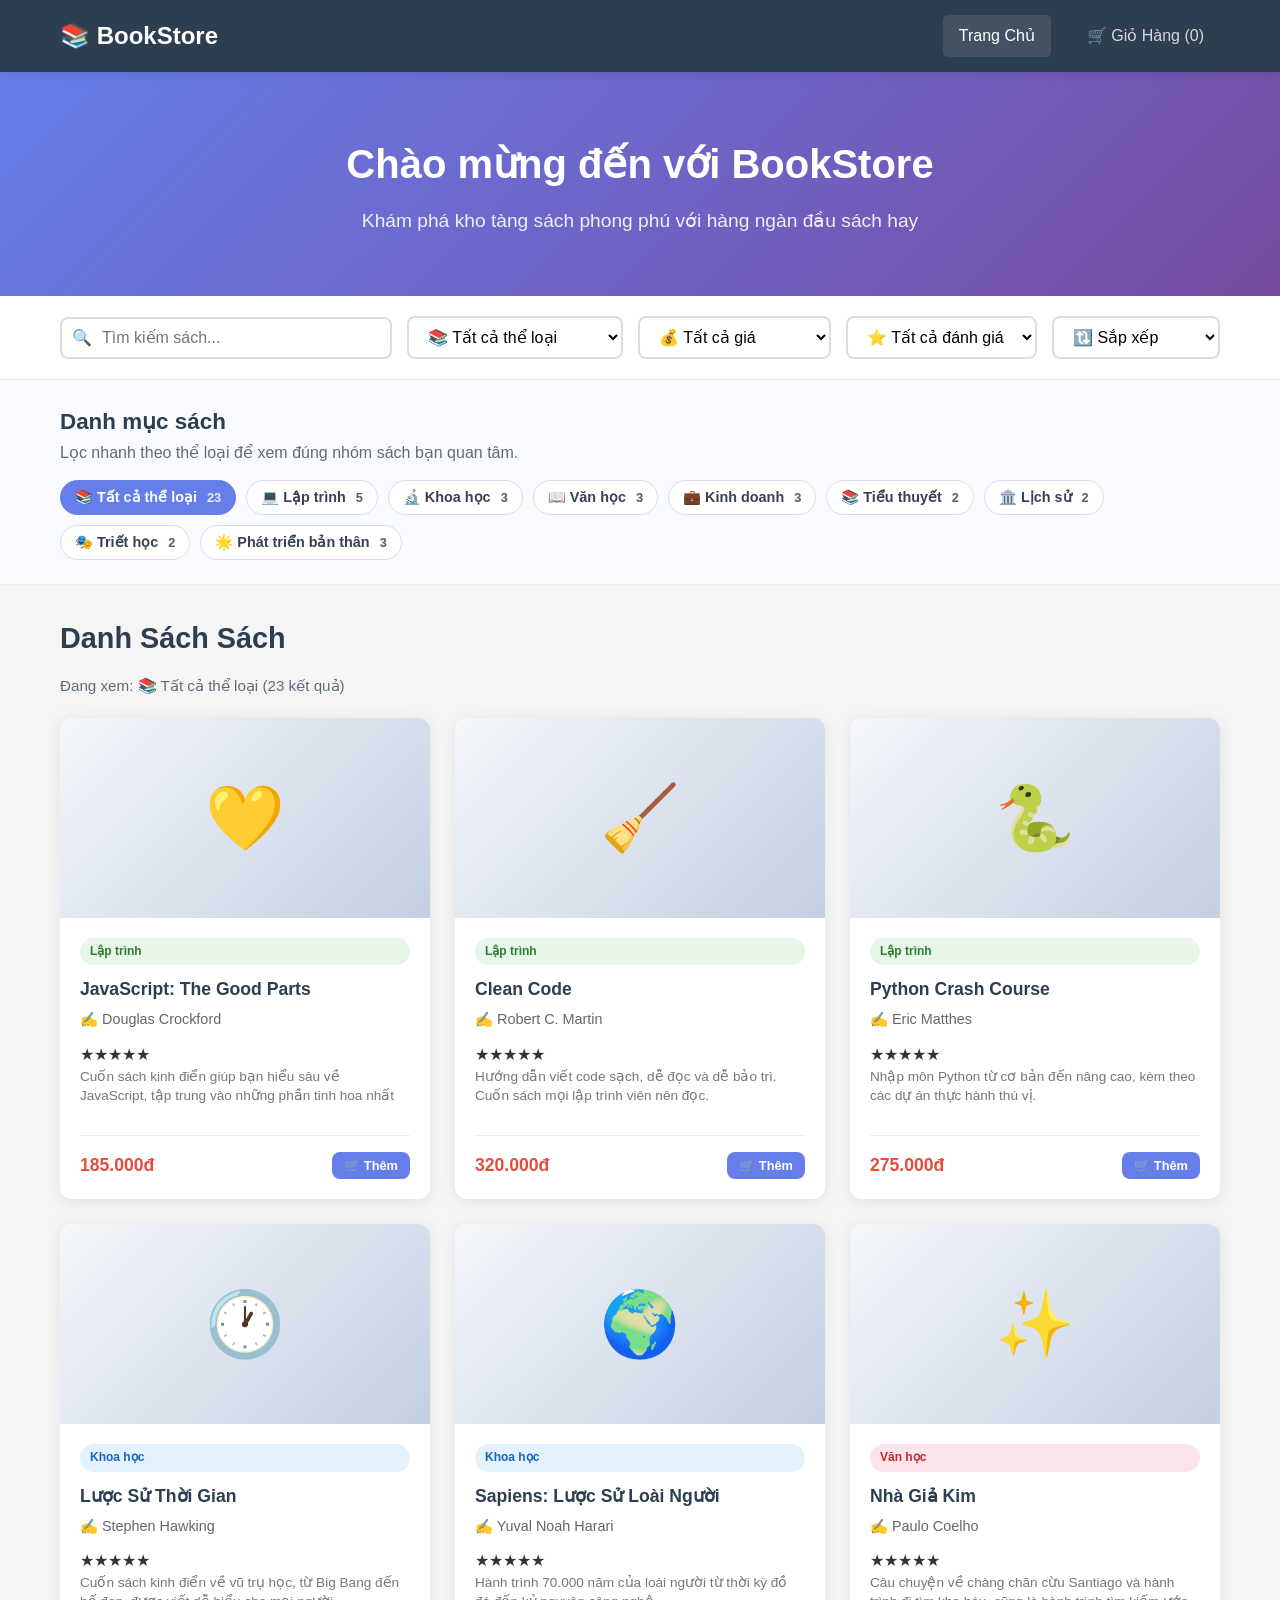
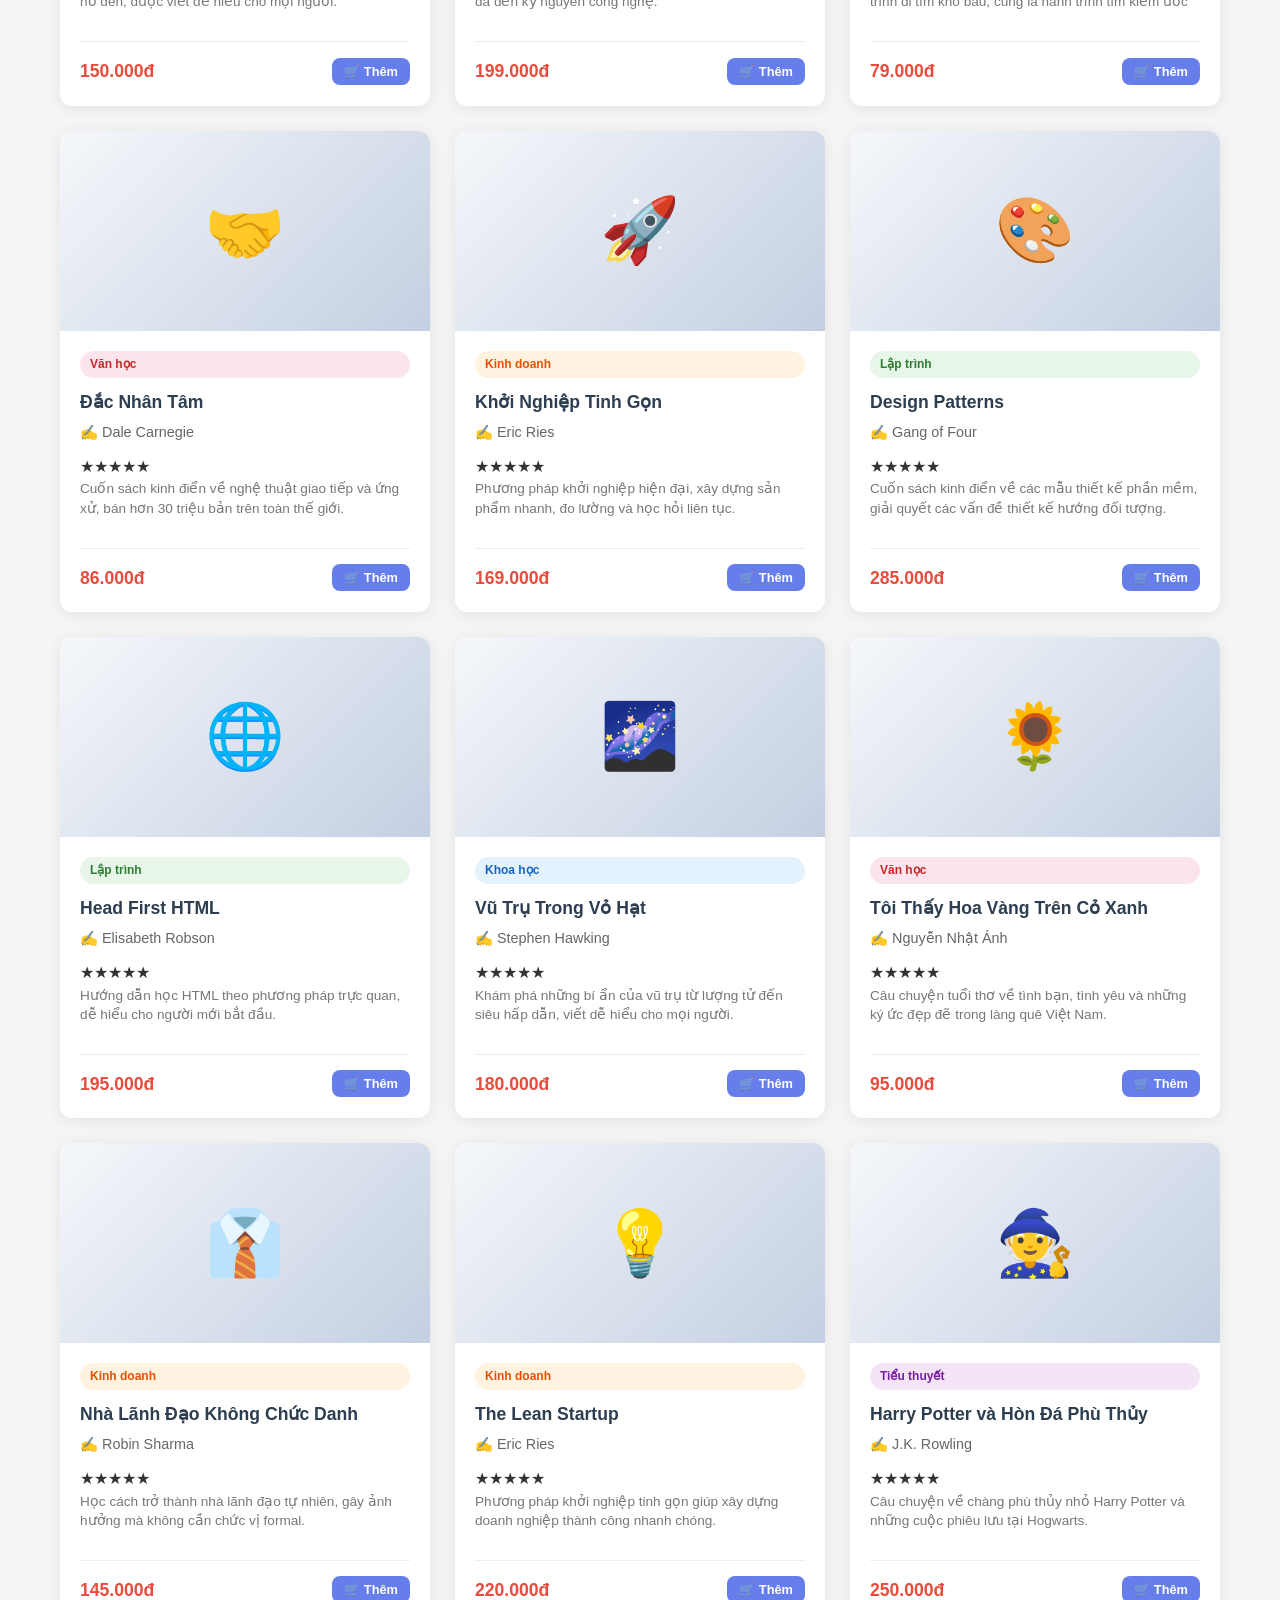
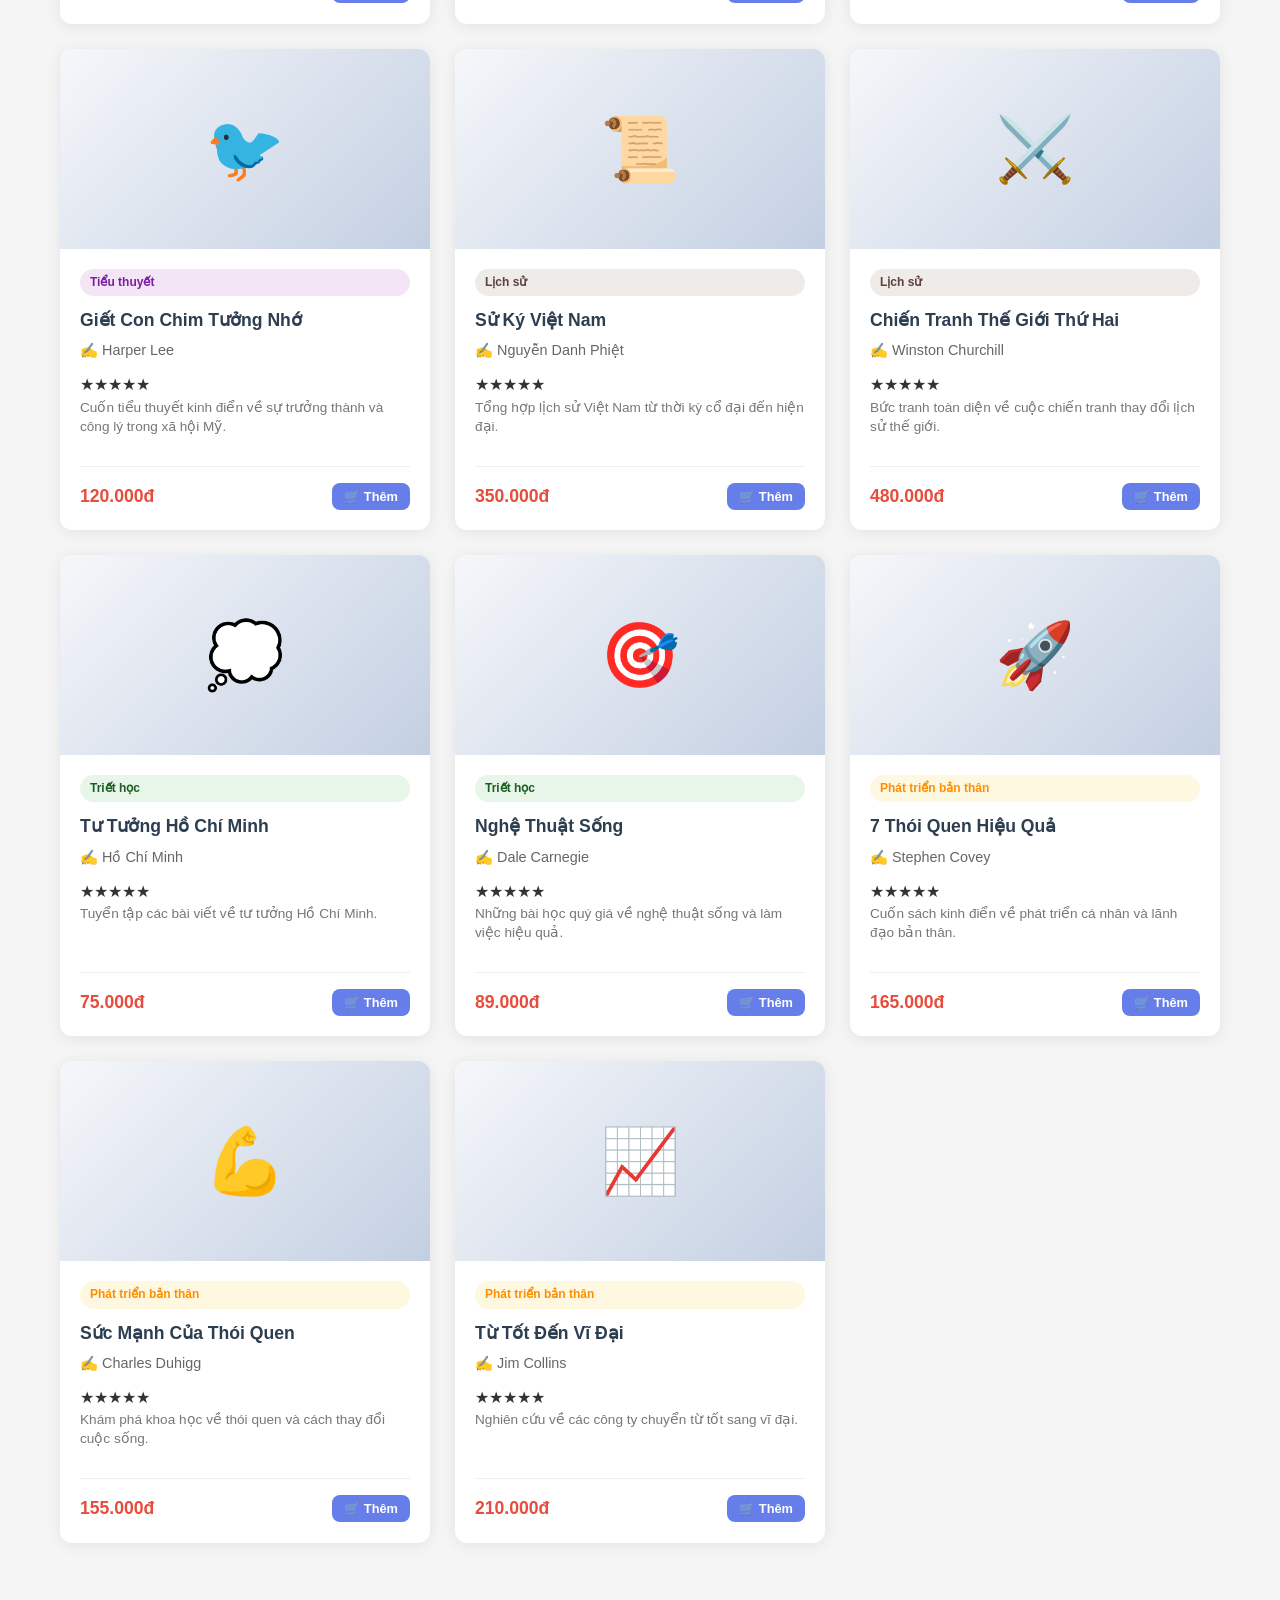
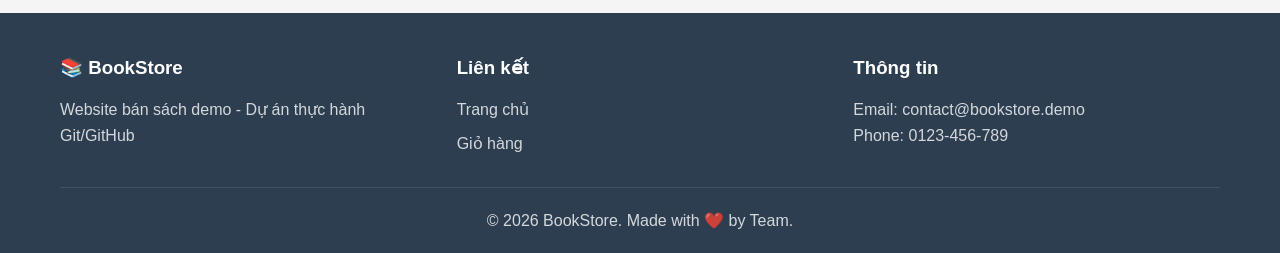
<file: index.html>
<!DOCTYPE html>
<html lang="vi">

<head>
    <meta charset="UTF-8">
    <meta name="viewport" content="width=device-width, initial-scale=1.0">
    <title>BookStore - Nhà Sách Online</title>
    <link rel="stylesheet" href="css/style.css">
</head>

<body>
    <!-- ============================================
         HEADER - Khu vực dễ CONFLICT
         Mỗi thành viên có thể sửa nav, logo, search
         ============================================ -->
    <header class="header">
        <div class="container">
            <div class="header-content">
                <a href="index.html" class="logo">
                    📚 BookStore
                </a>
                <nav class="nav">
                    <a href="index.html" class="nav-link active">Trang Chủ</a>
                    <a href="cart.html" class="nav-link">
                        🛒 Giỏ Hàng (<span id="cart-count">0</span>)
                    </a>
                </nav>
            </div>
        </div>
    </header>

    <!-- HERO SECTION -->
    <section class="hero">
        <div class="container">
            <h1>Chào mừng đến với BookStore</h1>
            <p>Khám phá kho tàng sách phong phú với hàng ngàn đầu sách hay</p>
        </div>
    </section>

    <!-- ============================================
         FILTER / SEARCH - Khu vực dễ CONFLICT
         Nhiều người cùng thêm filter, search, sort
         ============================================ -->
    <section class="filters">
        <div class="container">
            <div class="filter-bar">
                <!-- Search với icon và autocomplete -->
                <div class="search-wrapper">
                    <span class="search-icon">🔍</span>
                    <input type="text" id="search-input" class="search-input" placeholder="Tìm kiếm sách..." autocomplete="off">
                    <button type="button" id="search-clear" class="search-clear" style="display: none;">✕</button>
                    <ul id="search-suggestions" class="search-suggestions"></ul>
                </div>

                <!-- Filter theo thể loại -->
                <select id="category-filter" class="filter-select">
                    <option value="all">📚 Tất cả thể loại</option>
                    <option value="programming">💻 Lập trình</option>
                    <option value="science">🔬 Khoa học</option>
                    <option value="literature">📖 Văn học</option>
                    <option value="business">💼 Kinh doanh</option>
                    <option value="novel">📚 Tiểu thuyết</option>
                    <option value="history">🏛️ Lịch sử</option>
                    <option value="philosophy">🎭 Triết học</option>
                    <option value="selfhelp">🌟 Phát triển bản thân</option>
                </select>

                <!-- Filter theo giá -->
                <select id="price-filter" class="filter-select">
                    <option value="all">💰 Tất cả giá</option>
                    <option value="under-100">Dưới 100.000đ</option>
                    <option value="100-200">100.000 - 200.000đ</option>
                    <option value="over-200">Trên 200.000đ</option>
                </select>

                <!-- Filter theo rating -->
                <select id="rating-filter" class="filter-select">
                    <option value="all">⭐ Tất cả đánh giá</option>
                    <option value="4">⭐ 4+ sao</option>
                    <option value="3">⭐ 3+ sao</option>
                </select>

                <!-- Sắp xếp -->
                <select id="sort-select" class="filter-select">
                    <option value="default">🔃 Sắp xếp</option>
                    <option value="price-asc">Giá tăng dần</option>
                    <option value="price-desc">Giá giảm dần</option>
                    <option value="name-asc">Tên A-Z</option>
                    <option value="rating-desc">Rating cao nhất</option>
                </select>
            </div>
        </div>
    </section>

    <section class="catalog-categories">
        <div class="container">
            <div class="catalog-panel">
                <div>
                    <h2 class="catalog-title">Danh mục sách</h2>
                    <p class="catalog-description">Lọc nhanh theo thể loại để xem đúng nhóm sách bạn quan tâm.</p>
                </div>
                <div id="category-list" class="category-list">
                    <span class="category-placeholder">Danh mục đang được tải...</span>
                </div>
            </div>
        </div>
    </section>

    <!-- BOOK LIST -->
    <main class="main">
        <div class="container">
            <h2 class="section-title">Danh Sách Sách</h2>
            <p id="catalog-selection" class="catalog-selection">Đang xem: Tất cả thể loại</p>
            <div id="book-list" class="book-grid">
                <!-- Books sẽ được render bởi JavaScript -->
            </div>
            <div id="no-results" class="no-results" style="display: none;">
                <p>😕 Không tìm thấy sách phù hợp.</p>
            </div>
        </div>
    </main>

    <!-- ============================================
         FOOTER - Khu vực dễ CONFLICT
         Mỗi người có thể thêm link, info, social
         ============================================ -->
    <footer class="footer">
        <div class="container">
            <div class="footer-content">
                <div class="footer-section">
                    <h3>📚 BookStore</h3>
                    <p>Website bán sách demo - Dự án thực hành Git/GitHub</p>
                </div>
                <div class="footer-section">
                    <h3>Liên kết</h3>
                    <ul>
                        <li><a href="index.html">Trang chủ</a></li>
                        <li><a href="cart.html">Giỏ hàng</a></li>
                    </ul>
                </div>
                <div class="footer-section">
                    <h3>Thông tin</h3>
                    <p>Email: contact@bookstore.demo</p>
                    <p>Phone: 0123-456-789</p>
                </div>
            </div>
            <div class="footer-bottom">
                <p>&copy; 2026 BookStore. Made with ❤️ by Team.</p>
            </div>
        </div>
    </footer>

    <script src="js/data.js"></script>
    <script src="js/cart.js"></script>
    <script src="js/app.js"></script>
</body>

</html>
</file>
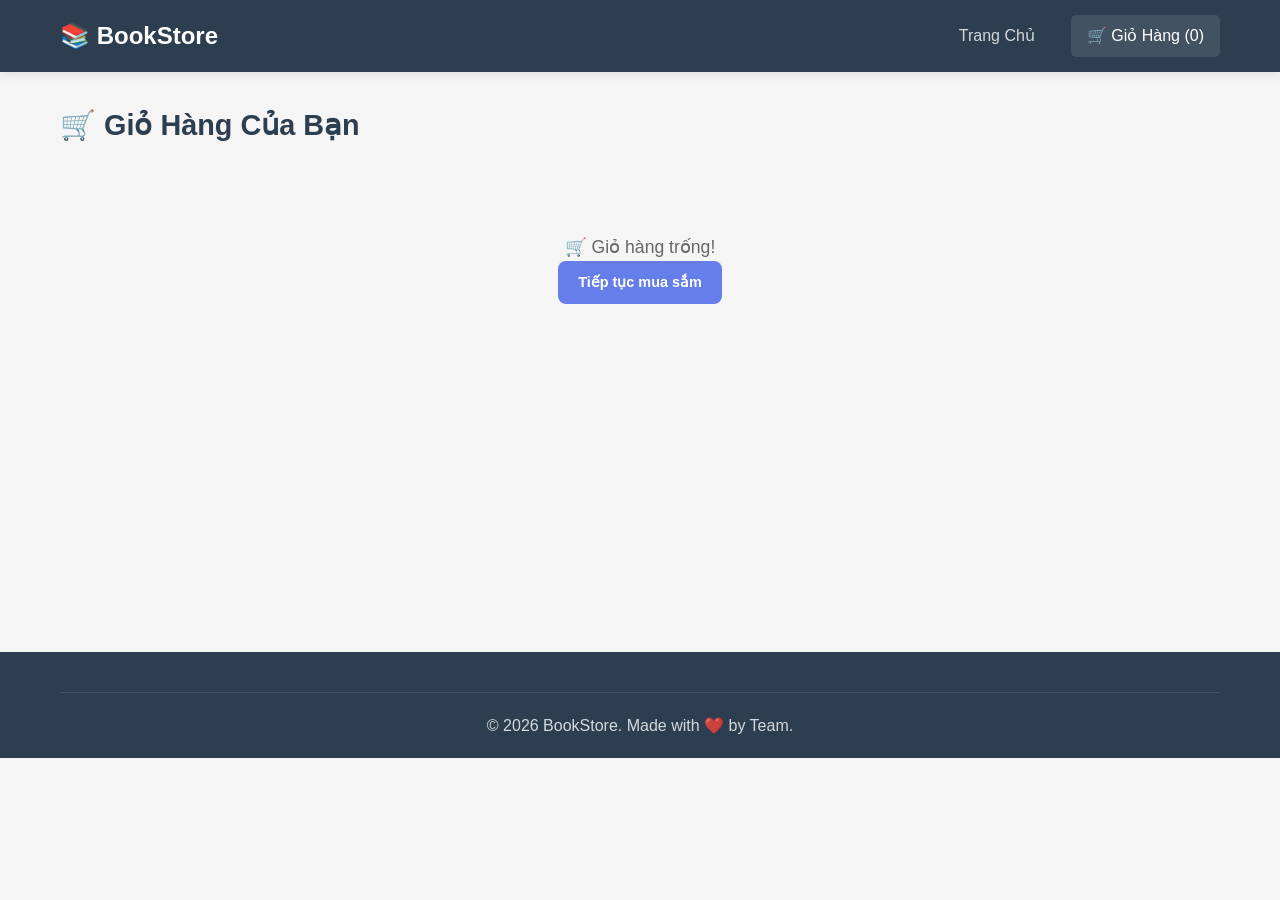
<file: cart.html>
<!DOCTYPE html>
<html lang="vi">

<head>
    <meta charset="UTF-8">
    <meta name="viewport" content="width=device-width, initial-scale=1.0">
    <title>Giỏ Hàng - BookStore</title>
    <link rel="stylesheet" href="css/style.css">
</head>

<body>
    <header class="header">
        <div class="container">
            <div class="header-content">
                <a href="index.html" class="logo">
                    📚 BookStore
                </a>
                <nav class="nav">
                    <a href="index.html" class="nav-link">Trang Chủ</a>
                    <a href="cart.html" class="nav-link active">
                        🛒 Giỏ Hàng (<span id="cart-count">0</span>)
                    </a>
                </nav>
            </div>
        </div>
    </header>

    <main class="main">
        <div class="container">
            <h2 class="section-title">🛒 Giỏ Hàng Của Bạn</h2>

            <div id="cart-empty" class="no-results" style="display: none;">
                <p>🛒 Giỏ hàng trống!</p>
                <a href="index.html" class="btn btn-primary">Tiếp tục mua sắm</a>
            </div>

            <div id="cart-content" style="display: none;">
                <table class="cart-table">
                    <thead>
                        <tr>
                            <th>Sách</th>
                            <th>Giá</th>
                            <th>Số lượng</th>
                            <th>Thành tiền</th>
                            <th>Xóa</th>
                        </tr>
                    </thead>
                    <tbody id="cart-items">
                        <!-- Cart items sẽ được render bởi JavaScript -->
                    </tbody>
                </table>

                <!-- ============================================
                     CART SUMMARY - Khu vực dễ CONFLICT
                     Discount, shipping, total format
                     ============================================ -->
                <div class="cart-summary">
                    <div class="summary-row">
                        <span>Tạm tính:</span>
                        <span id="subtotal">0đ</span>
                    </div>
                    <div class="summary-row">
                        <span>Phí vận chuyển:</span>
                        <span id="shipping">0đ</span>
                    </div>
                    <div class="summary-row summary-total">
                        <span>Tổng cộng:</span>
                        <span id="total">0đ</span>
                    </div>
                    <div class="cart-actions">
                        <a href="index.html" class="btn btn-secondary">Tiếp tục mua sắm</a>
                        <button class="btn btn-primary" onclick="checkout()">Thanh Toán</button>
                    </div>
                </div>
            </div>
        </div>
    </main>

    <footer class="footer">
        <div class="container">
            <div class="footer-bottom">
                <p>&copy; 2026 BookStore. Made with ❤️ by Team.</p>
            </div>
        </div>
    </footer>

    <script src="js/data.js"></script>
    <script src="js/cart.js"></script>
    <script>
        // ============================================
        // CART PAGE RENDER
        // ============================================

        document.addEventListener('DOMContentLoaded', function () {
            renderCart();
        });

        function renderCart() {
            const cart = getCart();
            const cartEmpty = document.getElementById('cart-empty');
            const cartContent = document.getElementById('cart-content');

            if (cart.length === 0) {
                cartEmpty.style.display = 'block';
                cartContent.style.display = 'none';
                updateCartCount();
                return;
            }

            cartEmpty.style.display = 'none';
            cartContent.style.display = 'block';

            const tbody = document.getElementById('cart-items');
            let subtotal = 0;

            tbody.innerHTML = cart.map(item => {
                const book = books.find(b => b.id === item.id);
                if (!book) return '';
                const itemTotal = book.price * item.quantity;
                subtotal += itemTotal;

                return `
                    <tr>
                        <td>
                            <div class="cart-item-info">
                                <span class="cart-item-emoji">${book.emoji || '📖'}</span>
                                <div>
                                    <strong>${book.title}</strong>
                                    <br><small>${book.author}</small>
                                </div>
                            </div>
                        </td>
                        <td>${book.price.toLocaleString('vi-VN')}đ</td>
                        <td>
                            <div class="quantity-control">
                                <button class="btn-qty" onclick="changeQty(${book.id}, -1)">-</button>
                                <span class="qty-display">${item.quantity}</span>
                                <button class="btn-qty" onclick="changeQty(${book.id}, 1)">+</button>
                            </div>
                        </td>
                        <td><strong>${itemTotal.toLocaleString('vi-VN')}đ</strong></td>
                        <td>
                            <button class="btn btn-danger btn-small" onclick="removeAndRender(${book.id})">🗑️</button>
                        </td>
                    </tr>
                `;
            }).join('');

            // Tính phí ship: miễn phí nếu > 300.000đ
            const shipping = subtotal >= 300000 ? 0 : 30000;
            const total = subtotal + shipping;

            document.getElementById('subtotal').textContent = subtotal.toLocaleString('vi-VN') + 'đ';
            document.getElementById('shipping').textContent = shipping === 0 ? 'Miễn phí' : shipping.toLocaleString('vi-VN') + 'đ';
            document.getElementById('total').textContent = total.toLocaleString('vi-VN') + 'đ';

            updateCartCount();
        }

        function changeQty(bookId, delta) {
            updateQuantity(bookId, delta);
            renderCart();
        }

        function removeAndRender(bookId) {
            removeFromCart(bookId);
            renderCart();
        }

        function checkout() {
            alert('🎉 Cảm ơn bạn đã mua hàng! (Demo)');
            localStorage.removeItem('bookstore_cart');
            renderCart();
        }
    </script>
</body>

</html>
</file>
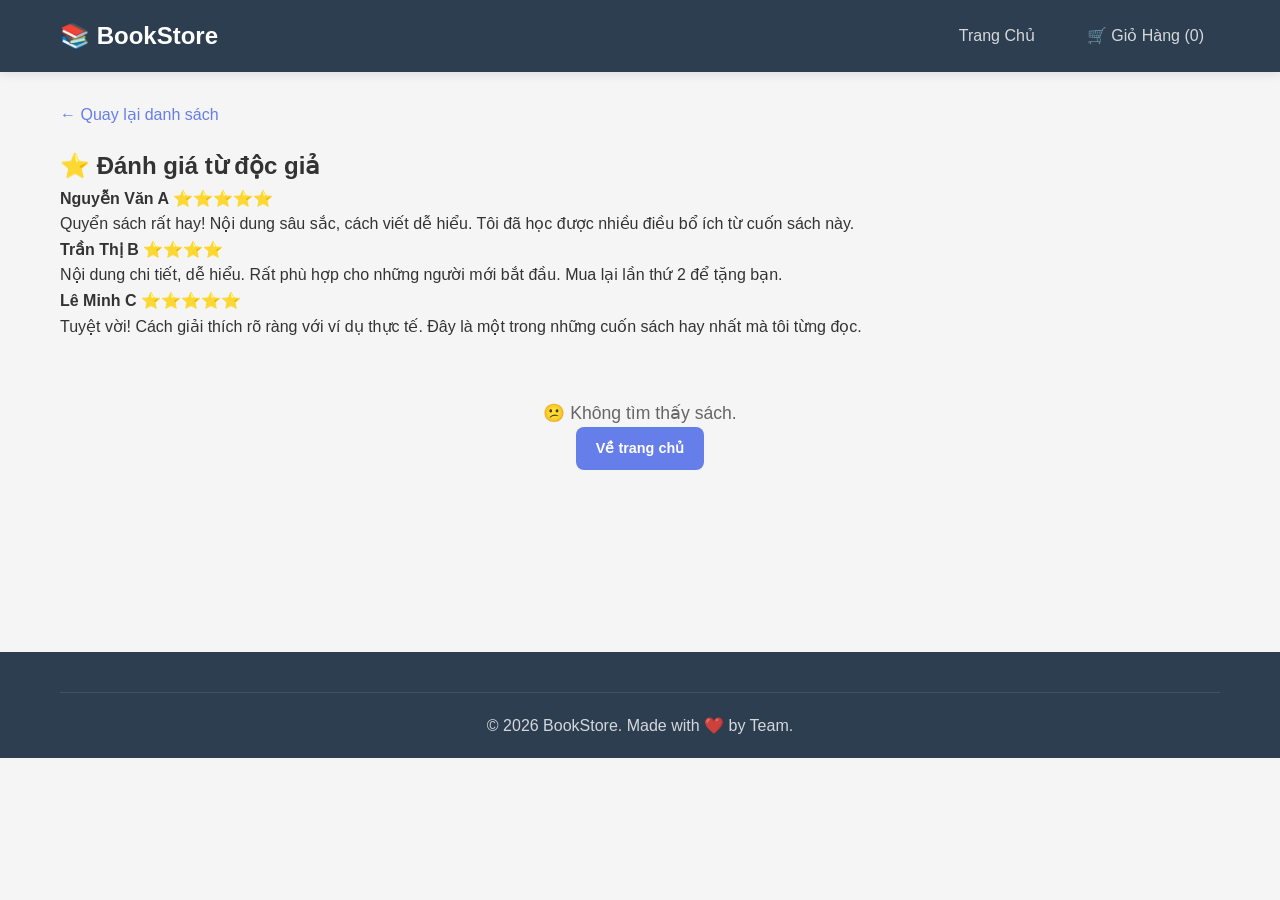
<file: detail.html>
<!DOCTYPE html>
<html lang="vi">

<head>
    <meta charset="UTF-8">
    <meta name="viewport" content="width=device-width, initial-scale=1.0">
    <title>Chi tiết sách - BookStore</title>
    <link rel="stylesheet" href="css/style.css">
</head>

<body>
    <header class="header">
        <div class="container">
            <div class="header-content">
                <a href="index.html" class="logo">
                    📚 BookStore
                </a>
                <nav class="nav">
                    <a href="index.html" class="nav-link">Trang Chủ</a>
                    <a href="cart.html" class="nav-link">
                        🛒 Giỏ Hàng (<span id="cart-count">0</span>)
                    </a>
                </nav>
            </div>
        </div>
    </header>

    <main class="main">
        <div class="container">
            <a href="index.html" class="back-link">← Quay lại danh sách</a>

            <div id="book-detail" class="book-detail">
                <!-- Book detail sẽ được render bởi JavaScript -->
            </div>

            <!-- Similar Products Section -->
            <section id="similar-section" class="similar-section" style="display: none;">
                <h2 class="similar-title">📚 Sách tương tự</h2>
                <div id="similar-books" class="book-grid">
                    <!-- Similar books sẽ được render bởi JavaScript -->
                </div>
            </section>

            <!-- Reviews Section -->
            <section class="reviews-section">
                <h2 class="reviews-title">⭐ Đánh giá từ độc giả</h2>
                <div class="reviews-list">
                    <div class="review-item">
                        <div class="review-header">
                            <strong class="review-author">Nguyễn Văn A</strong>
                            <span class="review-rating">⭐⭐⭐⭐⭐</span>
                        </div>
                        <p class="review-text">Quyển sách rất hay! Nội dung sâu sắc, cách viết dễ hiểu. Tôi đã học được nhiều điều bổ ích từ cuốn sách này.</p>
                    </div>

                    <div class="review-item">
                        <div class="review-header">
                            <strong class="review-author">Trần Thị B</strong>
                            <span class="review-rating">⭐⭐⭐⭐</span>
                        </div>
                        <p class="review-text">Nội dung chi tiết, dễ hiểu. Rất phù hợp cho những người mới bắt đầu. Mua lại lần thứ 2 để tặng bạn.</p>
                    </div>

                    <div class="review-item">
                        <div class="review-header">
                            <strong class="review-author">Lê Minh C</strong>
                            <span class="review-rating">⭐⭐⭐⭐⭐</span>
                        </div>
                        <p class="review-text">Tuyệt vời! Cách giải thích rõ ràng với ví dụ thực tế. Đây là một trong những cuốn sách hay nhất mà tôi từng đọc.</p>
                    </div>
                </div>
            </section>

            <div id="not-found" class="no-results" style="display: none;">
                <p>😕 Không tìm thấy sách.</p>
                <a href="index.html" class="btn btn-primary">Về trang chủ</a>
            </div>
        </div>
    </main>

    <footer class="footer">
        <div class="container">
            <div class="footer-bottom">
                <p>&copy; 2026 BookStore. Made with ❤️ by Team.</p>
            </div>
        </div>
    </footer>

    <script src="js/data.js"></script>
    <script src="js/cart.js"></script>
    <script>
        // ============================================
        // BOOK DETAIL PAGE
        // Khu vực dễ CONFLICT: format giá, layout, nút
        // ============================================

        document.addEventListener('DOMContentLoaded', function () {
            const params = new URLSearchParams(window.location.search);
            const bookId = parseInt(params.get('id'));
            const book = books.find(b => b.id === bookId);

            if (!book) {
                document.getElementById('not-found').style.display = 'block';
                return;
            }

            document.title = book.title + ' - BookStore';

            const detailHTML = `
                <div class="detail-card">
                    <div class="detail-image">
                        <div class="book-cover-large">${book.emoji || '📖'}</div>
                    </div>
                    <div class="detail-info">
                        <h1 class="detail-title">${book.title}</h1>
                        <p class="detail-author">✍️ ${book.author}</p>
                        <span class="badge badge-${book.category}">${book.categoryName}</span>
                        <p class="detail-description">${book.description}</p>
                        <div class="detail-price">${book.price.toLocaleString('vi-VN')}đ</div>
                        <div class="detail-actions">
                            <button class="btn btn-primary btn-large" onclick="addToCart(${book.id})">
                                🛒 Thêm vào giỏ hàng
                            </button>
                        </div>
                    </div>
                </div>
            `;

            document.getElementById('book-detail').innerHTML = detailHTML;

            // Display similar books
            displaySimilarBooks(book);
            updateCartCount();
        });

        // Function to display similar books based on category
        function displaySimilarBooks(currentBook) {
            // Get books from the same category, excluding current book
            const similarBooks = books.filter(b => 
                b.category === currentBook.category && b.id !== currentBook.id
            ).slice(0, 4); // Show max 4 similar books

            if (similarBooks.length === 0) {
                document.getElementById('similar-section').style.display = 'none';
                return;
            }

            const similarBooksHTML = similarBooks.map(book => `
                <a href="detail.html?id=${book.id}" class="book-card-link">
                    <div class="book-card">
                        <div class="book-cover">${book.emoji || '📖'}</div>
                        <div class="book-info">
                            <h3 class="book-title">${book.title}</h3>
                            <p class="book-author">${book.author}</p>
                            <p class="book-description">${book.description}</p>
                            <div class="book-footer">
                                <span class="book-price">${book.price.toLocaleString('vi-VN')}đ</span>
                                <button class="btn btn-small btn-primary" onclick="event.preventDefault(); addToCart(${book.id})">
                                    🛒
                                </button>
                            </div>
                        </div>
                    </div>
                </a>
            `).join('');

            document.getElementById('similar-books').innerHTML = similarBooksHTML;
            document.getElementById('similar-section').style.display = 'block';
        }
    </script>
</body>

</html>
</file>
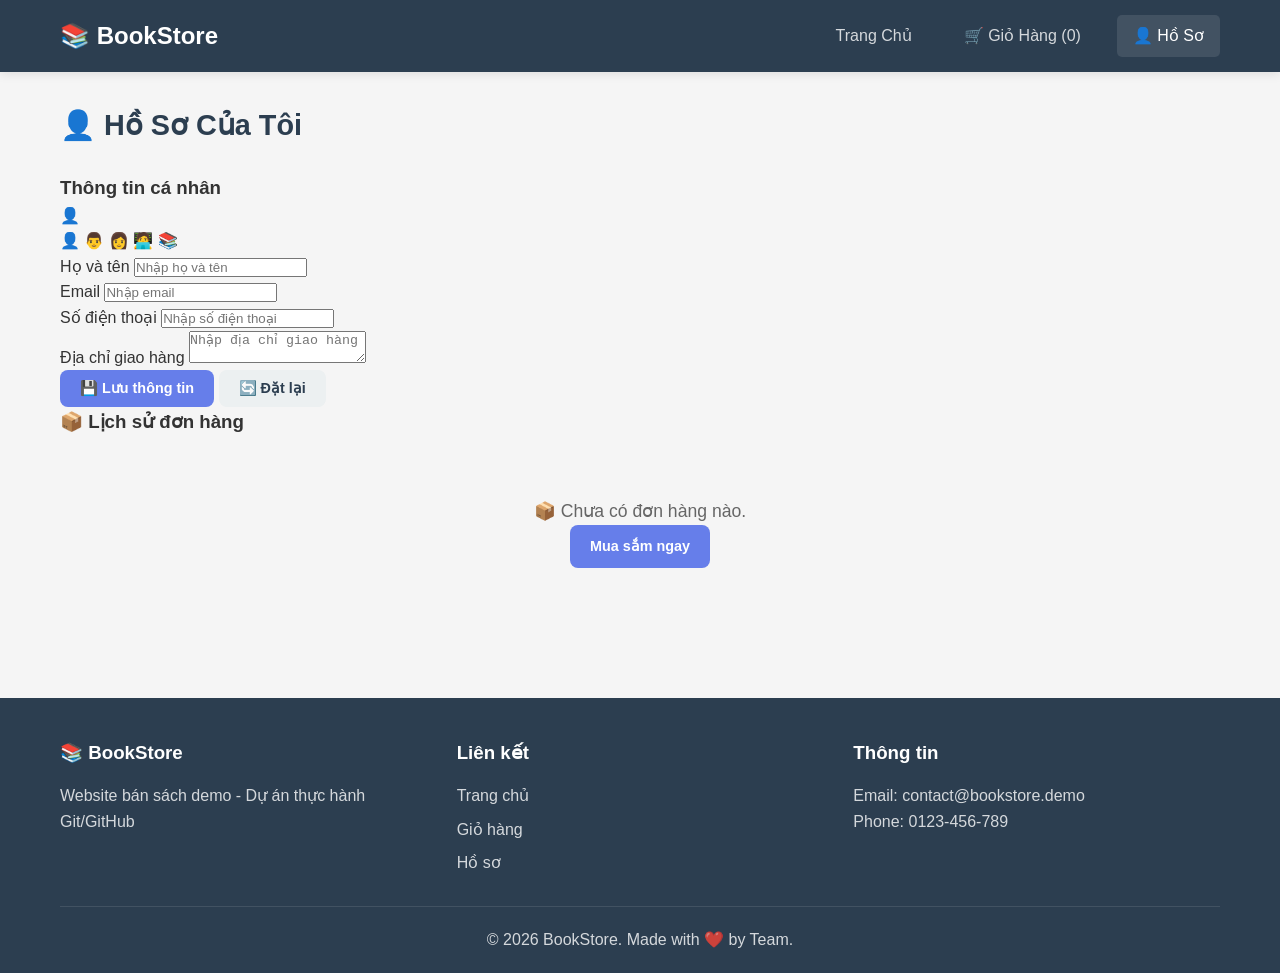
<file: profile.html>
<!DOCTYPE html>
<html lang="vi">

<head>
    <meta charset="UTF-8">
    <meta name="viewport" content="width=device-width, initial-scale=1.0">
    <title>Hồ Sơ Của Tôi - BookStore</title>
    <link rel="stylesheet" href="css/style.css">
</head>

<body>
    <header class="header">
        <div class="container">
            <div class="header-content">
                <a href="index.html" class="logo">
                    📚 BookStore
                </a>
                <nav class="nav">
                    <a href="index.html" class="nav-link">Trang Chủ</a>
                    <a href="cart.html" class="nav-link">
                        🛒 Giỏ Hàng (<span id="cart-count">0</span>)
                    </a>
                    <a href="profile.html" class="nav-link active">
                        👤 Hồ Sơ
                    </a>
                </nav>
            </div>
        </div>
    </header>

    <main class="main">
        <div class="container">
            <h2 class="section-title">👤 Hồ Sơ Của Tôi</h2>

            <div class="profile-layout">
                <!-- FORM PROFILE -->
                <div class="profile-section">
                    <h3 class="subsection-title">Thông tin cá nhân</h3>
                    <div id="profile-form" class="profile-form-container">
                        <!-- Profile form sẽ được render bởi profile.js -->
                    </div>
                </div>

                <!-- ORDER HISTORY -->
                <div class="profile-section">
                    <h3 class="subsection-title">📦 Lịch sử đơn hàng</h3>
                    <div id="order-history">
                        <!-- Order history sẽ được render bởi profile.js -->
                    </div>
                </div>
            </div>
        </div>
    </main>

    <footer class="footer">
        <div class="container">
            <div class="footer-content">
                <div class="footer-section">
                    <h3>📚 BookStore</h3>
                    <p>Website bán sách demo - Dự án thực hành Git/GitHub</p>
                </div>
                <div class="footer-section">
                    <h3>Liên kết</h3>
                    <ul>
                        <li><a href="index.html">Trang chủ</a></li>
                        <li><a href="cart.html">Giỏ hàng</a></li>
                        <li><a href="profile.html">Hồ sơ</a></li>
                    </ul>
                </div>
                <div class="footer-section">
                    <h3>Thông tin</h3>
                    <p>Email: contact@bookstore.demo</p>
                    <p>Phone: 0123-456-789</p>
                </div>
            </div>
            <div class="footer-bottom">
                <p>&copy; 2026 BookStore. Made with ❤️ by Team.</p>
            </div>
        </div>
    </footer>

    <script src="js/data.js"></script>
    <script src="js/cart.js"></script>
    <script src="js/profile.js"></script>
</body>

</html>
</file>
<file: css/style.css>
/* =============================================
   BookStore - Main Stylesheet
   =============================================
   ⚠️  FILE DỄ CONFLICT - Nhiều người cùng sửa
   Mỗi section được đánh dấu rõ ràng.
   Khi merge conflict, đọc kỹ cả 2 phiên bản!
   ============================================= */

/* ----- RESET & BASE ----- */
* {
    margin: 0;
    padding: 0;
    box-sizing: border-box;
}

body {
    font-family: 'Segoe UI', Tahoma, Geneva, Verdana, sans-serif;
    line-height: 1.6;
    color: #333;
    background-color: #f5f5f5;
}

a {
    text-decoration: none;
    color: inherit;
}

ul {
    list-style: none;
}

.container {
    max-width: 1200px;
    margin: 0 auto;
    padding: 0 20px;
}

/* =============================================
   HEADER - Khu vực dễ CONFLICT
   Thành viên có thể đổi màu, layout, thêm icon
   ============================================= */
.header {
    background-color: #2c3e50;
    color: white;
    padding: 15px 0;
    position: sticky;
    top: 0;
    z-index: 100;
    box-shadow: 0 2px 10px rgba(0, 0, 0, 0.1);
}

.header-content {
    display: flex;
    justify-content: space-between;
    align-items: center;
}

.logo {
    font-size: 1.5rem;
    font-weight: bold;
    color: white;
}

.nav {
    display: flex;
    gap: 20px;
}

.nav-link {
    color: rgba(255, 255, 255, 0.8);
    padding: 8px 16px;
    border-radius: 5px;
    transition: all 0.3s ease;
}

.nav-link:hover,
.nav-link.active {
    color: white;
    background-color: rgba(255, 255, 255, 0.1);
}

/* =============================================
   HERO SECTION
   ============================================= */
.hero {
    background: linear-gradient(135deg, #667eea 0%, #764ba2 100%);
    color: white;
    padding: 60px 0;
    text-align: center;
}

.hero h1 {
    font-size: 2.5rem;
    margin-bottom: 10px;
}

.hero p {
    font-size: 1.2rem;
    opacity: 0.9;
}

/* =============================================
   FILTERS & SEARCH - Khu vực dễ CONFLICT
   Thêm filter mới, thay đổi layout filter bar
   ============================================= */
.filters {
    padding: 20px 0;
    background-color: white;
    border-bottom: 1px solid #eee;
}

.filter-bar {
    display: flex;
    gap: 15px;
    align-items: center;
    flex-wrap: wrap;
}

.search-input {
    flex: 1;
    min-width: 200px;
    padding: 10px 15px;
    border: 2px solid #ddd;
    border-radius: 8px;
    font-size: 1rem;
    transition: border-color 0.3s ease;
}

.search-input:focus {
    outline: none;
    border-color: #667eea;
}

.filter-select {
    padding: 10px 15px;
    border: 2px solid #ddd;
    border-radius: 8px;
    font-size: 1rem;
    background-color: white;
    cursor: pointer;
    transition: border-color 0.3s ease;
}

.filter-select:focus {
    outline: none;
    border-color: #667eea;
}

/* =============================================
   SEARCH WRAPPER - Icon, Clear button, Autocomplete
   ============================================= */
.search-wrapper {
    position: relative;
    flex: 1;
    min-width: 250px;
}

.search-icon {
    position: absolute;
    left: 12px;
    top: 50%;
    transform: translateY(-50%);
    font-size: 1rem;
    pointer-events: none;
    z-index: 1;
}

.search-wrapper .search-input {
    width: 100%;
    padding-left: 40px;
    padding-right: 35px;
}

.search-clear {
    position: absolute;
    right: 10px;
    top: 50%;
    transform: translateY(-50%);
    background: none;
    border: none;
    font-size: 1.1rem;
    color: #999;
    cursor: pointer;
    padding: 5px;
    line-height: 1;
    transition: color 0.2s ease;
}

.search-clear:hover {
    color: #e74c3c;
}

/* Autocomplete Suggestions */
.search-suggestions {
    position: absolute;
    top: 100%;
    left: 0;
    right: 0;
    background: white;
    border: 2px solid #667eea;
    border-top: none;
    border-radius: 0 0 8px 8px;
    max-height: 280px;
    overflow-y: auto;
    z-index: 1000;
    display: none;
    box-shadow: 0 4px 15px rgba(0, 0, 0, 0.1);
}

.search-suggestions.active {
    display: block;
}

.search-suggestions li {
    padding: 12px 15px;
    cursor: pointer;
    border-bottom: 1px solid #eee;
    transition: background-color 0.2s ease;
}

.search-suggestions li:hover {
    background-color: #f0f4ff;
}

.search-suggestions li:last-child {
    border-bottom: none;
    border-radius: 0 0 6px 6px;
}

.suggestion-title {
    font-weight: 600;
    color: #2c3e50;
    margin-bottom: 2px;
}

.suggestion-author {
    font-size: 0.85rem;
    color: #666;
}

.suggestion-price {
    font-size: 0.85rem;
    color: #e74c3c;
    font-weight: 500;
}

/* =============================================
   CATALOG CATEGORIES
   ============================================= */
.catalog-categories {
    padding: 24px 0;
    background-color: #fafbff;
    border-bottom: 1px solid #eceff7;
}

.catalog-panel {
    display: flex;
    flex-direction: column;
    gap: 14px;
}

.catalog-title {
    font-size: 1.4rem;
    color: #2c3e50;
}

.catalog-description {
    color: #5f6b7a;
}

.category-list {
    display: flex;
    flex-wrap: wrap;
    gap: 10px;
}

.category-placeholder {
    color: #778293;
    font-size: 0.95rem;
}

.category-chip {
    border: 1px solid #d6deeb;
    background-color: white;
    color: #364152;
    border-radius: 999px;
    padding: 8px 14px;
    font-size: 0.9rem;
    font-weight: 600;
    cursor: pointer;
    transition: all 0.2s ease;
}

.category-chip:hover {
    border-color: #667eea;
    color: #667eea;
}

.category-chip.active {
    background-color: #667eea;
    border-color: #667eea;
    color: white;
}

.category-chip-count {
    opacity: 0.85;
    margin-left: 6px;
    font-size: 0.8rem;
}

/* =============================================
   MAIN CONTENT
   ============================================= */
.main {
    padding: 30px 0;
    min-height: 60vh;
}

.section-title {
    font-size: 1.8rem;
    margin-bottom: 25px;
    color: #2c3e50;
}

.catalog-selection {
    margin-top: -12px;
    margin-bottom: 20px;
    color: #5f6b7a;
    font-size: 0.95rem;
}

/* =============================================
   BOOK GRID & CARDS - Khu vực dễ CONFLICT
   Đổi layout grid, style card, thêm badge
   ============================================= */
.book-grid {
    display: grid;
    grid-template-columns: repeat(auto-fill, minmax(280px, 1fr));
    gap: 25px;
    justify-content: center;
}

.book-card {
    background: white;
    border-radius: 12px;
    overflow: hidden;
    box-shadow: 0 2px 15px rgba(0, 0, 0, 0.08);
    transition: transform 0.3s ease, box-shadow 0.3s ease;
    display: flex;
    flex-direction: column;
}

.book-card:hover {
    transform: translateY(-5px);
    box-shadow: 0 8px 30px rgba(0, 0, 0, 0.15);
}

.book-cover {
    height: 200px;
    display: flex;
    align-items: center;
    justify-content: center;
    font-size: 4rem;
    background: linear-gradient(135deg, #f5f7fa 0%, #c3cfe2 100%);
}

.book-info {
    padding: 20px;
    flex: 1;
    display: flex;
    flex-direction: column;
}

.book-title {
    font-size: 1.1rem;
    font-weight: 600;
    margin-bottom: 5px;
    color: #2c3e50;
}

.book-author {
    color: #666;
    font-size: 0.9rem;
    margin-bottom: 10px;
}

.book-description {
    color: #777;
    font-size: 0.85rem;
    margin-bottom: 15px;
    flex: 1;
    overflow: hidden;
    max-height: 2.8em;
    line-height: 1.4em;
}

.book-footer {
    display: flex;
    justify-content: space-between;
    align-items: center;
    margin-top: auto;
}

.book-price {
    font-size: 1.2rem;
    font-weight: bold;
    color: #e74c3c;
}

/* =============================================
   BADGES
   ============================================= */
.badge {
    display: inline-block;
    padding: 4px 10px;
    border-radius: 20px;
    font-size: 0.75rem;
    font-weight: 600;
    margin-bottom: 10px;
}

.badge-programming {
    background-color: #e8f5e9;
    color: #2e7d32;
}

.badge-science {
    background-color: #e3f2fd;
    color: #1565c0;
}

.badge-literature {
    background-color: #fce4ec;
    color: #c62828;
}

.badge-business {
    background-color: #fff3e0;
    color: #e65100;
}

.badge-novel {
    background-color: #f3e5f5;
    color: #7b1fa2;
}

.badge-history {
    background-color: #efebe9;
    color: #5d4037;
}

.badge-philosophy {
    background-color: #e8f5e9;
    color: #1b5e20;
}

.badge-selfhelp {
    background-color: #fff8e1;
    color: #ff8f00;
}

/* =============================================
   BUTTONS - Khu vực dễ CONFLICT
   Thay đổi màu sắc, border-radius, hiệu ứng
   ============================================= */
.btn {
    display: inline-block;
    padding: 10px 20px;
    border: none;
    border-radius: 8px;
    font-size: 0.9rem;
    font-weight: 600;
    cursor: pointer;
    transition: all 0.3s ease;
    text-align: center;
}

.btn-primary {
    background-color: #667eea;
    color: white;
}

.btn-primary:hover {
    background-color: #5a6fd6;
}

.btn-secondary {
    background-color: #ecf0f1;
    color: #2c3e50;
}

.btn-secondary:hover {
    background-color: #d5dbdb;
}

.btn-danger {
    background-color: #e74c3c;
    color: white;
}

.btn-danger:hover {
    background-color: #c0392b;
}

.btn-small {
    padding: 6px 12px;
    font-size: 0.8rem;
}

.btn-large {
    padding: 14px 28px;
    font-size: 1.1rem;
}

/* =============================================
   BOOK DETAIL PAGE
   ============================================= */
.back-link {
    display: inline-block;
    color: #667eea;
    margin-bottom: 20px;
    font-weight: 500;
}

.back-link:hover {
    text-decoration: underline;
}

.detail-card {
    background: white;
    border-radius: 12px;
    overflow: hidden;
    box-shadow: 0 2px 15px rgba(0, 0, 0, 0.08);
    display: flex;
    gap: 40px;
    padding: 40px;
}

.detail-image {
    flex-shrink: 0;
}

.book-cover-large {
    width: 250px;
    height: 350px;
    display: flex;
    align-items: center;
    justify-content: center;
    font-size: 6rem;
    background: linear-gradient(135deg, #f5f7fa 0%, #c3cfe2 100%);
    border-radius: 8px;
}

.detail-info {
    flex: 1;
}

.detail-title {
    font-size: 2rem;
    color: #2c3e50;
    margin-bottom: 10px;
}

.detail-author {
    color: #666;
    font-size: 1.1rem;
    margin-bottom: 15px;
}

.detail-description {
    color: #555;
    line-height: 1.8;
    margin-bottom: 20px;
}

.detail-price {
    font-size: 1.8rem;
    font-weight: bold;
    color: #e74c3c;
    margin-bottom: 20px;
}

.detail-actions {
    display: flex;
    gap: 15px;
}

/* =============================================
   SIMILAR PRODUCTS SECTION
   ============================================= */
.similar-section {
    margin-top: 60px;
    padding: 40px 0;
    border-top: 2px solid #eee;
}

.similar-title {
    font-size: 1.8rem;
    color: #2c3e50;
    margin-bottom: 30px;
    font-weight: 600;
}

.book-card-link {
    color: inherit;
    text-decoration: none;
    display: block;
}

.book-footer {
    display: flex;
    justify-content: space-between;
    align-items: center;
    margin-top: 15px;
    padding-top: 15px;
    border-top: 1px solid #eee;
}

.book-price {
    font-weight: bold;
    color: #e74c3c;
    font-size: 1.1rem;
}

/* =============================================
   CART PAGE
   ============================================= */
.cart-table {
    width: 100%;
    background: white;
    border-radius: 12px;
    overflow: hidden;
    box-shadow: 0 2px 15px rgba(0, 0, 0, 0.08);
    border-collapse: collapse;
}

.cart-table th {
    background-color: #2c3e50;
    color: white;
    padding: 15px;
    text-align: left;
}

.cart-table td {
    padding: 15px;
    border-bottom: 1px solid #eee;
    vertical-align: middle;
}

.cart-item-info {
    display: flex;
    align-items: center;
    gap: 15px;
}

.cart-item-emoji {
    font-size: 2rem;
}

.quantity-control {
    display: flex;
    align-items: center;
    gap: 10px;
}

.btn-qty {
    width: 30px;
    height: 30px;
    border: 2px solid #ddd;
    border-radius: 50%;
    background: white;
    cursor: pointer;
    font-size: 1rem;
    display: flex;
    align-items: center;
    justify-content: center;
    transition: all 0.2s ease;
}

.btn-qty:hover {
    border-color: #667eea;
    color: #667eea;
}

.qty-display {
    font-weight: bold;
    min-width: 20px;
    text-align: center;
}

.cart-summary {
    background: white;
    border-radius: 12px;
    padding: 25px;
    margin-top: 20px;
    box-shadow: 0 2px 15px rgba(0, 0, 0, 0.08);
}

.summary-row {
    display: flex;
    justify-content: space-between;
    padding: 10px 0;
    border-bottom: 1px solid #eee;
}

.summary-total {
    font-size: 1.3rem;
    font-weight: bold;
    color: #e74c3c;
    border-bottom: none;
    padding-top: 15px;
}

.cart-actions {
    display: flex;
    justify-content: flex-end;
    gap: 15px;
    margin-top: 20px;
}

/* =============================================
   FOOTER - Khu vực dễ CONFLICT
   ============================================= */
.footer {
    background-color: #2c3e50;
    color: rgba(255, 255, 255, 0.8);
    padding: 40px 0 20px;
    margin-top: 40px;
}

.footer-content {
    display: grid;
    grid-template-columns: repeat(auto-fit, minmax(200px, 1fr));
    gap: 30px;
    margin-bottom: 30px;
}

.footer-section h3 {
    color: white;
    margin-bottom: 15px;
}

.footer-section ul {
    display: flex;
    flex-direction: column;
    gap: 8px;
}

.footer-section a:hover {
    color: white;
}

.footer-bottom {
    text-align: center;
    padding-top: 20px;
    border-top: 1px solid rgba(255, 255, 255, 0.1);
}

/* =============================================
   UTILITIES & STATES
   ============================================= */
.no-results {
    text-align: center;
    padding: 60px 20px;
    color: #666;
    font-size: 1.1rem;
}

/* =============================================
   RESPONSIVE - Khu vực dễ CONFLICT
   Breakpoints, mobile layout
   ============================================= */
@media (max-width: 768px) {
    .hero h1 {
        font-size: 1.8rem;
    }

    .filter-bar {
        flex-direction: column;
    }

    .search-input {
        width: 100%;
    }

    .category-list {
        gap: 8px;
    }

    .book-grid {
        grid-template-columns: 1fr;
    }

    .detail-card {
        flex-direction: column;
        padding: 20px;
    }

    .book-cover-large {
        width: 100%;
        height: 250px;
    }

    .cart-table {
        font-size: 0.85rem;
    }

    .cart-actions {
        flex-direction: column;
    }
}
</file>
